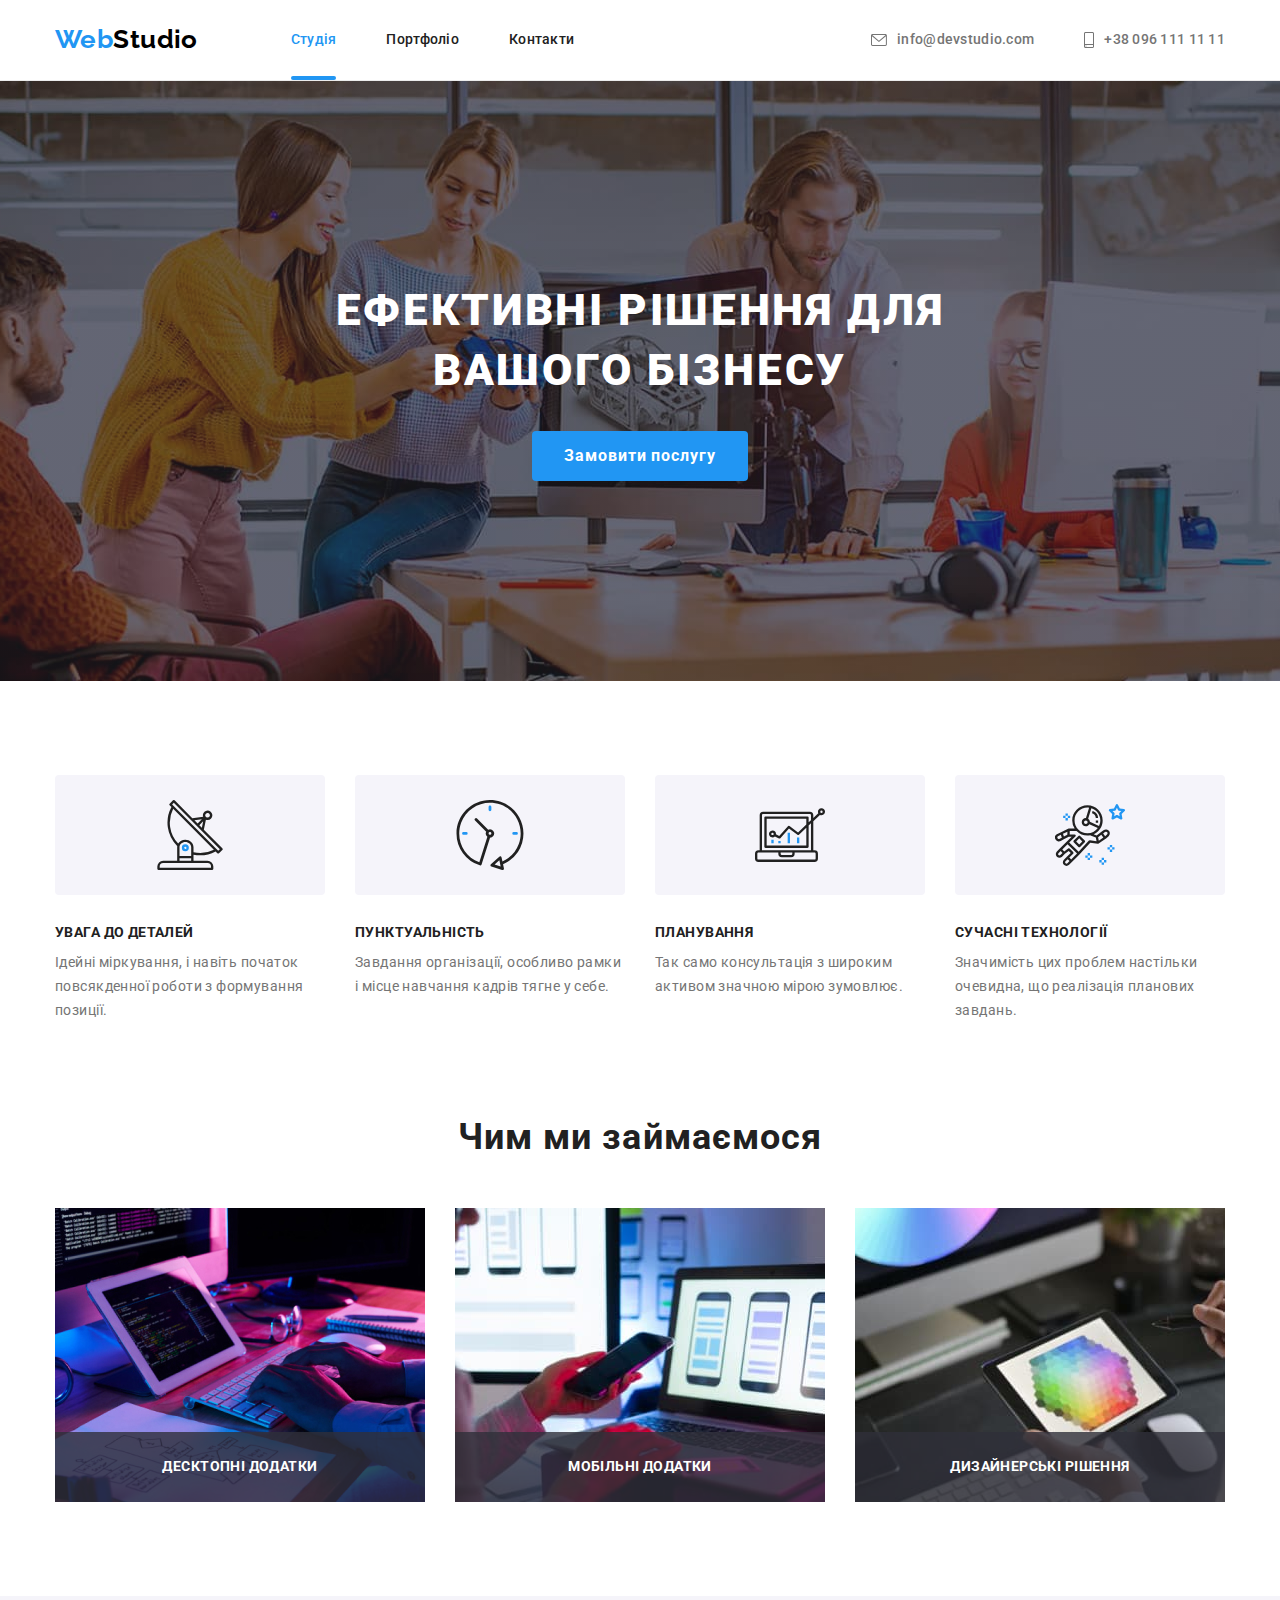
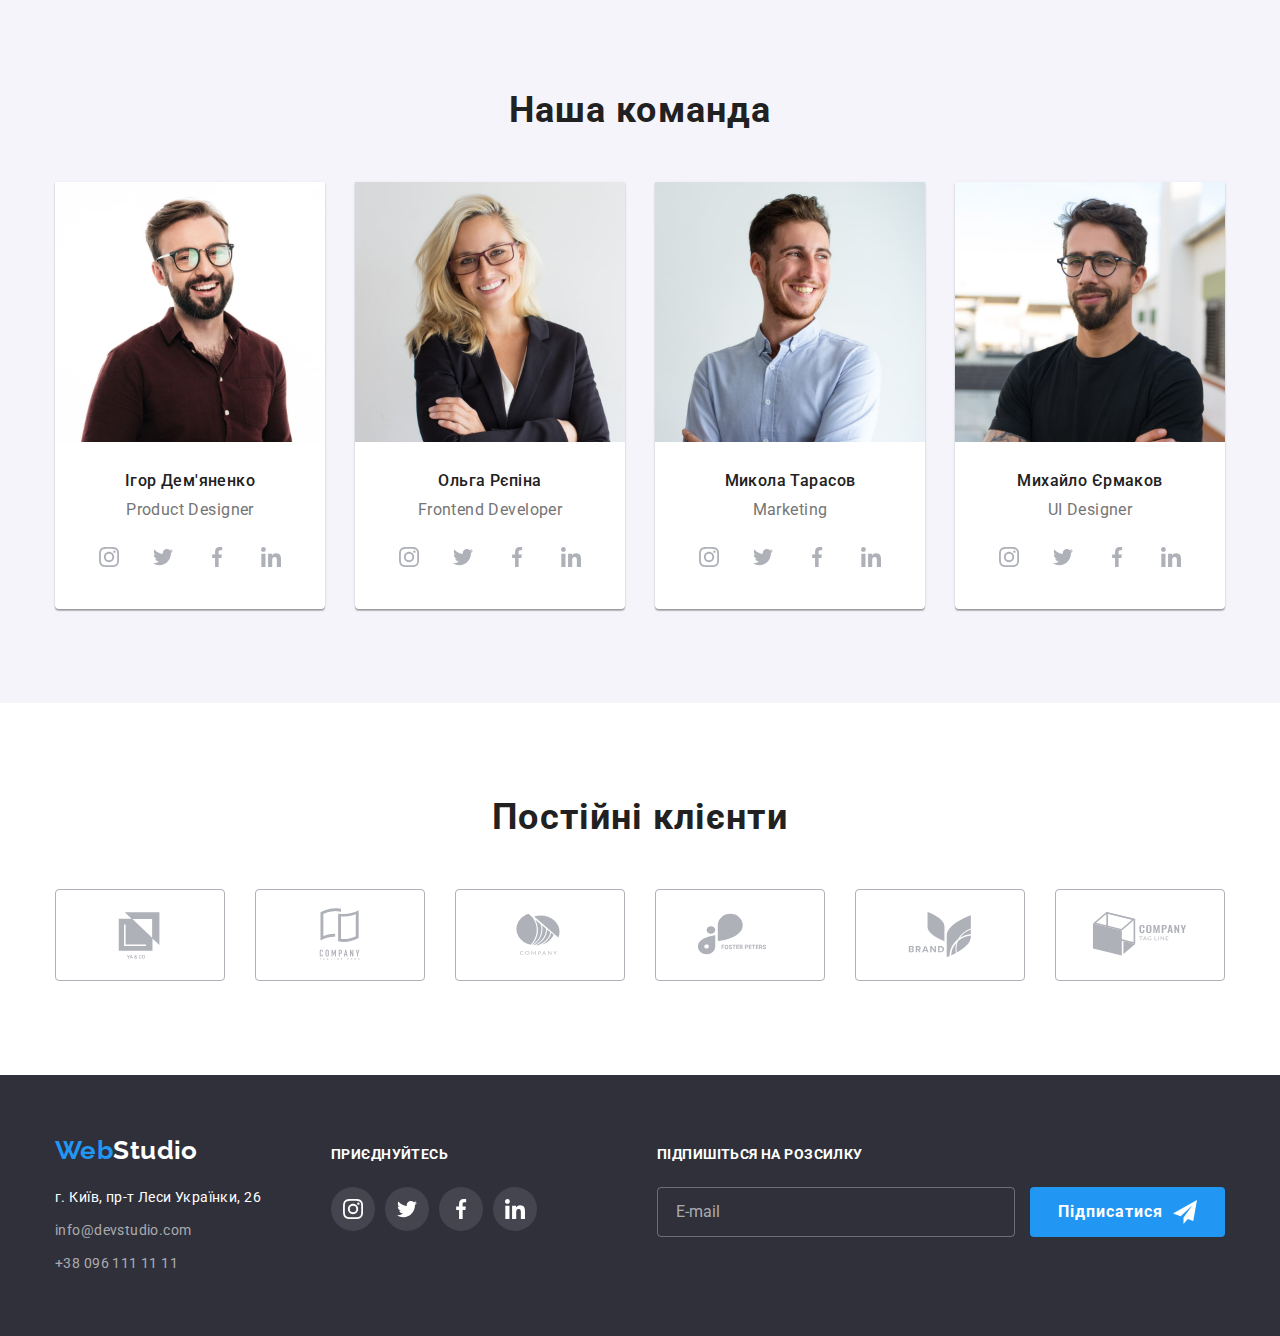
<file: index.html>
<!DOCTYPE html>
<html lang="uk">
  <head>
    <meta charset="UTF-8" />
    <meta http-equiv="X-UA-Compatible" content="IE=edge" />
    <meta name="viewport" content="width=device-width, initial-scale=1.0" />
    <title>Document</title>
    <link
      href="https://fonts.googleapis.com/css2?family=Raleway:wght@700&family=Roboto:wght@400;500;700;900&display=swap"
      rel="stylesheet"
    />
    <link
      rel="stylesheet"
      href="https://cdnjs.cloudflare.com/ajax/libs/modern-normalize/1.1.0/modern-normalize.min.css
"
    />
    <link rel="stylesheet" href="./css/styles.css" />
  </head>
  <body>
    <!-- Верхня лінія -->
    <header class="page-header">
      <!-- Меню nav -->
      <div class="container main-block">
        <nav class="main-nav">
          <a href="./index.html" class="logo"
            ><span class="logo-web">Web</span>Studio</a
          >
          <ul class="site-nav list">
            <li class="item">
              <a href="./index.html" class="link current">Студія</a>
            </li>
            <li class="item">
              <a href="./portfolio.html" class="link">Портфоліо</a>
            </li>
            <li class="item"><a href="#" class="link">Контакти</a></li>
          </ul>
        </nav>
        <ul class="contact-list list">
          <li class="item">
            <a href="mailto:info@devstudio.com" class="contact"
              ><svg class="item-mail" width="16" height="12">
                <use href="./images/icons.svg#icon-envelope"></use>
              </svg>
              info@devstudio.com</a
            >
          </li>
          <li class="item">
            <a href="tel:380961111111" class="contact"
              ><svg class="item-tel" width="10" height="16">
                <use href="./images/icons.svg#icon-smartphone"></use></svg
              >+38 096 111 11 11</a
            >
          </li>
        </ul>
      </div>
    </header>
    <main>
      <!-- Шапка -->
      <section class="hero">
        <div class="container">
          <h1 class="hero-title">
            Ефективні рішення для <br />
            вашого бізнесу
          </h1>
          <button data-modal-open type="button" class="button-primary">
            Замовити послугу
          </button>
        </div>
      </section>
      <!-- Особливості -->
      <section class="section unique">
        <div class="container">
          <h2 class="visually-hidden section-title">Наші переваги</h2>
          <ul class="feature-list list">
            <li class="item">
              <div class="item-features">
                <svg class="item-features-icon" width="70" height="70">
                  <use href="./images/icons.svg#icon-antenna"></use>
                </svg>
              </div>
              <h3 class="title">УВАГА ДО ДЕТАЛЕЙ</h3>
              <p class="description">
                Ідейні міркування, і навіть початок повсякденної роботи з
                формування позиції.
              </p>
            </li>
            <li class="item">
              <div class="item-features">
                <svg class="item-features-icon" width="70" height="70">
                  <use href="./images/icons.svg#icon-clock"></use>
                </svg>
              </div>
              <h3 class="title">ПУНКТУАЛЬНІСТЬ</h3>
              <p class="description">
                Завдання організації, особливо рамки і місце навчання кадрів
                тягне у себе.
              </p>
            </li>
            <li class="item">
              <div class="item-features">
                <svg class="item-features-icon" width="70" height="70">
                  <use href="./images/icons.svg#icon-diagram"></use>
                </svg>
              </div>
              <h3 class="title">ПЛАНУВАННЯ</h3>
              <p class="description">
                Так само консультація з широким активом значною мірою зумовлює.
              </p>
            </li>
            <li class="item">
              <div class="item-features">
                <svg class="item-features-icon" width="70" height="70">
                  <use href="./images/icons.svg#icon-astronaut"></use>
                </svg>
              </div>
              <h3 class="title">СУЧАСНІ ТЕХНОЛОГІЇ</h3>
              <p class="description">
                Значимість цих проблем настільки очевидна, що реалізація
                планових завдань.
              </p>
            </li>
          </ul>
        </div>
      </section>
      <!-- Чим ми займаємося -->
      <section class="section indent">
        <div class="container">
          <h2 class="section-title">Чим ми займаємося</h2>
          <ul class="list work">
            <li class="thumb">
              <img
                class="view"
                src="./images/img-1.jpg"
                alt="Людина працює за комп'ютером"
                width="370"
              />
              <p class="thumb-text">Десктопні додатки</p>
            </li>
            <li class="thumb">
              <img
                class="view"
                src="./images/img-2(1).jpg"
                alt="Людина звіряє інтерфейс у телефоні та варінти інтерфейсу на комп'ютері"
                width="370"
              />
              <p class="thumb-text">Мобільні додатки</p>
            </li>
            <li class="thumb">
              <img
                class="view"
                src="./images/img-3(1).jpg"
                alt="Людина дивиться кольорову гамму"
                width="370"
              />
              <p class="thumb-text">Дизайнерські рішення</p>
            </li>
          </ul>
        </div>
      </section>
      <!-- Наша команда -->
      <section class="section team indent">
        <div class="container">
          <h2 class="section-title workers">Наша команда</h2>
          <ul class="list team">
            <li class="item">
              <img
                class="view"
                src="./images/img1.jpg"
                alt="Чоловік в окулярах сміється"
                width="270"
              />
              <div class="team-unit">
                <h3 class="name">Ігор Дем'яненко</h3>
                <p class="position" lang="en">Product Designer</p>
                <ul class="social-list list">
                  <li class="social">
                    <a class="social-link" href="#"
                      ><svg class="social-icon" width="20" height="20">
                        <use href="./images/icons.svg#icon-instagram"></use>
                      </svg>
                    </a>
                  </li>
                  <li class="social">
                    <a class="social-link" href="#"
                      ><svg class="social-icon" width="20" height="20">
                        <use href="./images/icons.svg#icon-twitter"></use>
                      </svg>
                    </a>
                  </li>
                  <li class="social">
                    <a class="social-link" href="#"
                      ><svg class="social-icon" width="20" height="20">
                        <use href="./images/icons.svg#icon-facebook"></use>
                      </svg>
                    </a>
                  </li>
                  <li class="social">
                    <a class="social-link" href="#"
                      ><svg class="social-icon" width="20" height="20">
                        <use href="./images/icons.svg#icon-linkedin"></use>
                      </svg>
                    </a>
                  </li>
                </ul>
              </div>
            </li>
            <li class="item">
              <img
                class="view"
                src="./images/img2.jpg"
                alt="Білокура жінка посміхається"
                width="270"
              />
              <div class="team-unit">
                <h3 class="name">Ольга Рєпіна</h3>
                <p class="position" lang="en">Frontend Developer</p>
                <ul class="social-list list">
                  <li class="social">
                    <a class="social-link" href="#"
                      ><svg class="social-icon" width="20" height="20">
                        <use href="./images/icons.svg#icon-instagram"></use>
                      </svg>
                    </a>
                  </li>
                  <li class="social">
                    <a class="social-link" href="#"
                      ><svg class="social-icon" width="20" height="20">
                        <use href="./images/icons.svg#icon-twitter"></use>
                      </svg>
                    </a>
                  </li>
                  <li class="social">
                    <a class="social-link" href="#"
                      ><svg class="social-icon" width="20" height="20">
                        <use href="./images/icons.svg#icon-facebook"></use>
                      </svg>
                    </a>
                  </li>
                  <li class="social">
                    <a class="social-link" href="#"
                      ><svg class="social-icon" width="20" height="20">
                        <use href="./images/icons.svg#icon-linkedin"></use>
                      </svg>
                    </a>
                  </li>
                </ul>
              </div>
            </li>
            <li class="item">
              <img
                class="view"
                src="./images/img3.jpg"
                alt="Чубатий чоловік посміхається та дивиться у бік"
                width="270"
              />
              <div class="team-unit">
                <h3 class="name">Микола Тарасов</h3>
                <p class="position" lang="en">Marketing</p>
                <ul class="social-list list">
                  <li class="social">
                    <a class="social-link" href="#"
                      ><svg class="social-icon" width="20" height="20">
                        <use href="./images/icons.svg#icon-instagram"></use>
                      </svg>
                    </a>
                  </li>
                  <li class="social">
                    <a class="social-link" href="#"
                      ><svg class="social-icon" width="20" height="20">
                        <use href="./images/icons.svg#icon-twitter"></use>
                      </svg>
                    </a>
                  </li>
                  <li class="social">
                    <a class="social-link" href="#"
                      ><svg class="social-icon" width="20" height="20">
                        <use href="./images/icons.svg#icon-facebook"></use>
                      </svg>
                    </a>
                  </li>
                  <li class="social">
                    <a class="social-link" href="#"
                      ><svg class="social-icon" width="20" height="20">
                        <use href="./images/icons.svg#icon-linkedin"></use>
                      </svg>
                    </a>
                  </li>
                </ul>
              </div>
            </li>
            <li class="item">
              <img
                class="view"
                src="./images/img4.jpg"
                alt="Бородатий чоловік в окулярах посміхається"
                width="270"
              />
              <div class="team-unit">
                <h3 class="name">Михайло Єрмаков</h3>
                <p class="position" lang="en">UI Designer</p>
                <ul class="social-list list">
                  <li class="social">
                    <a class="social-link" href="#"
                      ><svg class="social-icon" width="20" height="20">
                        <use href="./images/icons.svg#icon-instagram"></use>
                      </svg>
                    </a>
                  </li>
                  <li class="social">
                    <a class="social-link" href="#"
                      ><svg class="social-icon" width="20" height="20">
                        <use href="./images/icons.svg#icon-twitter"></use>
                      </svg>
                    </a>
                  </li>
                  <li class="social">
                    <a class="social-link" href="#"
                      ><svg class="social-icon" width="20" height="20">
                        <use href="./images/icons.svg#icon-facebook"></use>
                      </svg>
                    </a>
                  </li>
                  <li class="social">
                    <a class="social-link" href="#"
                      ><svg class="social-icon" width="20" height="20">
                        <use href="./images/icons.svg#icon-linkedin"></use>
                      </svg>
                    </a>
                  </li>
                </ul>
              </div>
            </li>
          </ul>
        </div>
      </section>
    </main>
    <!-- Const Clients -->
    <section class="section">
      <div class="container">
        <h2 class="section-title clients">Постійні клієнти</h2>
        <ul class="client-list list">
          <li class="client-item">
            <a href="" class="client-link"
              ><svg class="client-icon" width="106" height="60">
                <use href="./images/icons.svg#icon-logo-fist"></use>
              </svg>
            </a>
          </li>
          <li class="client-item">
            <a href="" class="client-link"
              ><svg class="client-icon" width="106" height="60">
                <use href="./images/icons.svg#icon-logo-second"></use></svg
            ></a>
          </li>
          <li class="client-item">
            <a href="" class="client-link"
              ><svg class="client-icon" width="106" height="60">
                <use href="./images/icons.svg#icon-logo-third"></use></svg
            ></a>
          </li>
          <li class="client-item">
            <a href="" class="client-link"
              ><svg class="client-icon" width="106" height="60">
                <use href="./images/icons.svg#icon-logo-forth"></use></svg
            ></a>
          </li>
          <li class="client-item">
            <a href="" class="client-link"
              ><svg class="client-icon" width="106" height="60">
                <use href="./images/icons.svg#icon-logo-fifth"></use></svg
            ></a>
          </li>
          <li class="client-item">
            <a href="" class="client-link"
              ><svg class="client-icon" width="106" height="60">
                <use href="./images/icons.svg#icon-logo-sixth"></use></svg
            ></a>
          </li>
        </ul>
      </div>
    </section>
    <!-- Підвал -->
    <footer class="bottom">
      <div class="container">
        <div>
          <a href="./index.html" class="logo-bottom"
            ><span class="logo-web">Web</span>Studio</a
          >
          <address class="footer-address">
            <ul class="list">
              <li>
                <a
                  href="https://goo.gl/maps/CPtrU1FHBa2aNyZL9"
                  target="_blank"
                  rel="noopener noreferrer nofollow"
                  class="location"
                  >г. Київ, пр-т Леси Українки, 26</a
                >
              </li>
              <li>
                <a href="mailto:info@devstudio.com" class="communication"
                  >info@devstudio.com</a
                >
              </li>
              <li>
                <a href="tel:380961111111" class="communication"
                  >+38 096 111 11 11</a
                >
              </li>
            </ul>
          </address>
        </div>
        <div class="social-footer">
          <h2 class="social-footer-name">Приєднуйтесь</h2>
          <ul class="social-footer-list list">
            <li class="social">
              <a class="social-footer-link" href="#"
                ><svg class="social-footer-icon" width="20" height="20">
                  <use href="./images/icons.svg#icon-instagram"></use>
                </svg>
              </a>
            </li>
            <li class="social">
              <a class="social-footer-link" href="#"
                ><svg class="social-footer-icon" width="20" height="20">
                  <use href="./images/icons.svg#icon-twitter"></use>
                </svg>
              </a>
            </li>
            <li class="social">
              <a class="social-footer-link" href="#"
                ><svg class="social-footer-icon" width="20" height="20">
                  <use href="./images/icons.svg#icon-facebook"></use>
                </svg>
              </a>
            </li>
            <li class="social">
              <a class="social-footer-link" href="#"
                ><svg class="social-footer-icon" width="20" height="20">
                  <use href="./images/icons.svg#icon-linkedin"></use>
                </svg>
              </a>
            </li>
          </ul>
        </div>
        <div class="connect">
          <h2 class="connect-title">Підпишіться на розсилку</h2>
          <form class="connect-form">
            <label for="connect-email"></label>
            <input
              type="email"
              class="footer-input"
              name="user-email"
              placeholder="E-mail"
              id="connect-email"
              required
            />
            <button type="submit" class="connect-button">
              Підписатися
              <svg class="icon-button" width="24" height="24">
                <use href="./images/icons.svg#icon-icon-send"></use>
              </svg>
            </button>
          </form>
        </div>
      </div>
    </footer>
    <div class="backdrop is-hidden" data-modal>
      <div class="modal">
        <button class="modal-close" data-modal-close>
          <svg class="close-button" width="18" height="18">
            <use href="./images/icons.svg#close-button"></use>
          </svg>
        </button>
        <p class="modal-title">Залиште свої дані, ми вам передзвонимо</p>
        <form class="modal-form">
          <ul class="modal-list list">
            <li class="modal-item">
              <label for="user-name" class="modal-label">Ім'я</label>
              <input
                type="text"
                class="modal-input"
                name="user-name"
                minlength="2"
                id="user-name"
                required
              />
              <svg class="icon-modal" width="18" height="18">
                <use href="./images/icons.svg#icon-person"></use>
              </svg>
            </li>
            <li class="modal-item">
              <label for="tel" class="modal-label">Телефон</label>
              <input
                type="tel"
                class="modal-input"
                name="user-tel"
                id="tel"
                required
              />
              <svg class="icon-modal" width="18" height="18">
                <use href="./images/icons.svg#icon-phone-black"></use>
              </svg>
            </li>
            <li class="modal-item">
              <label for="user-email" class="modal-label">Пошта</label>
              <input
                type="email"
                class="modal-input"
                name="user-email"
                id="user-email"
                required
              />
              <svg class="icon-modal" width="18" height="18">
                <use href="./images/icons.svg#icon-email"></use>
              </svg>
            </li>
            <li class="modal-item">
              <label for="user-comment" class="text">Коментар</label>
              <textarea
                name="user-comment"
                class="modal-comment"
                id="user-comment"
                cols="30"
                rows="10"
                placeholder="Введіть текст"
                required
              ></textarea>
            </li>
          </ul>
          <div class="privacy">
            <input
              type="checkbox"
              name="privacy"
              class="input-check visually-hidden"
              value="true"
              id="privacy"
            />
            <label for="privacy" class="privacy-text"
              >Погоджуюся з розсилкою та приймаю
              <a class="privacy-rules" href=""> Умови договору</a></label
            >
          </div>
          <button class="modal-button" type="submit">Відправити</button>
        </form>
      </div>
    </div>
    <script src="./js/modal.js"></script>
  </body>
</html>
</file>
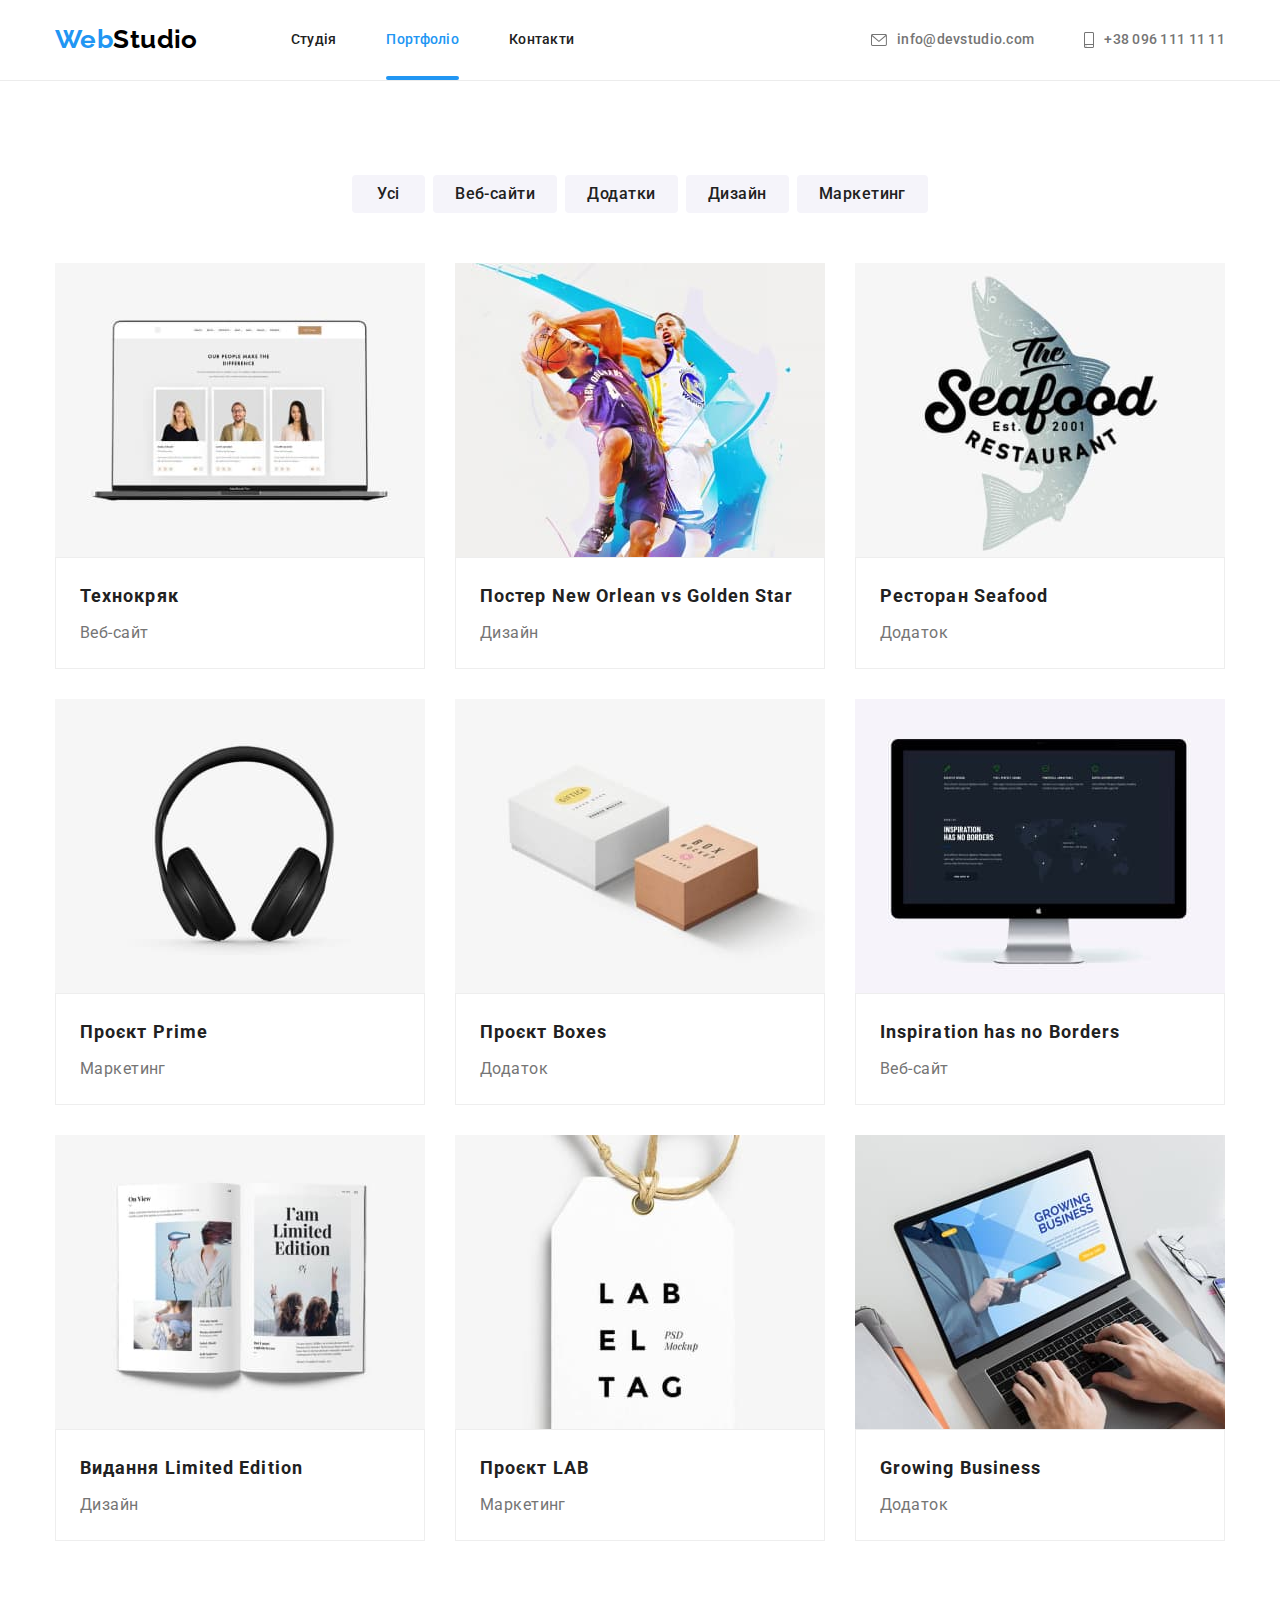
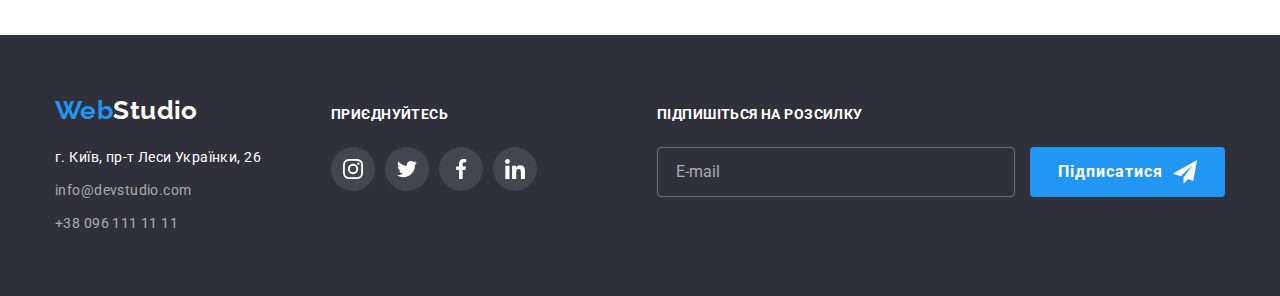
<file: portfolio.html>
<!DOCTYPE html>
<html lang="uk">
  <head>
    <meta charset="UTF-8" />
    <meta http-equiv="X-UA-Compatible" content="IE=edge" />
    <meta name="viewport" content="width=device-width, initial-scale=1.0" />
    <title>Document</title>
    <link
      href="https://fonts.googleapis.com/css2?family=Raleway:wght@700&family=Roboto:wght@400;500;700;900&display=swap"
      rel="stylesheet"
    />
    <link
      rel="stylesheet"
      href="https://cdnjs.cloudflare.com/ajax/libs/modern-normalize/1.1.0/modern-normalize.min.css
"
    />
    <link rel="stylesheet" href="./css/styles.css" />
  </head>
  <body>
    <!-- Верхня лінія -->
    <header class="page-header">
      <!-- Меню nav -->
      <div class="container main-block">
        <nav class="main-nav">
          <a href="./index.html" class="logo"
            ><span class="logo-web">Web</span>Studio</a
          >
          <ul class="site-nav list">
            <li class="item"><a href="./index.html" class="link">Студія</a></li>
            <li class="item">
              <a href="./portfolio.html" class="link current">Портфоліо</a>
            </li>
            <li class="item"><a href="#" class="link">Контакти</a></li>
          </ul>
        </nav>
        <ul class="contact-list list">
          <li class="item">
            <a href="mailto:info@devstudio.com" class="contact"
              ><svg class="item-mail" width="16" height="12">
                <use href="./images/icons.svg#icon-envelope"></use>
              </svg>
              info@devstudio.com</a
            >
          </li>
          <li class="item">
            <a href="tel:380961111111" class="contact"
              ><svg class="item-tel" width="10" height="16">
                <use href="./images/icons.svg#icon-smartphone"></use></svg
              >+38 096 111 11 11</a
            >
          </li>
        </ul>
      </div>
    </header>
    <main>
      <section class="section">
        <div class="container portfolio">
          <h1 class="visually-hidden">Services</h1>
          <ul class="list portfolio">
            <li class="item">
              <button type="button" class="button-secondary different">
                Усі
              </button>
            </li>
            <li class="item">
              <button type="button" class="button-secondary">Веб-сайти</button>
            </li>
            <li class="item">
              <button type="button" class="button-secondary">Додатки</button>
            </li>
            <li class="item">
              <button type="button" class="button-secondary">Дизайн</button>
            </li>
            <li class="item">
              <button type="button" class="button-secondary">Маркетинг</button>
            </li>
          </ul>
          <ul class="list model">
            <li class="item">
              <a href="" class="product-link">
                <div class="card-product">
                  <img
                    class="view"
                    src="./images/img2-1.jpg"
                    alt="Веб-сайт з трема людьми на екрані"
                    width="370"
                  />
                  <p class="card-product-text">
                    Ресурс пропонує комплексні пропозиції з різним рівнем
                    функціоналу та сервісів. Все це дозволить відвідувачу
                    отримати вичерпні відомості про компанію чи приватну особу.
                  </p>
                </div>
                <div class="border">
                  <h2 class="product">Технокряк</h2>
                  <p class="product-type">Веб-сайт</p>
                </div>
              </a>
            </li>

            <li class="item">
              <a href="" class="product-link">
                <div class="card-product">
                  <img
                    class="view"
                    src="./images/img2-2.jpg"
                    alt="Постер з двома баскетболістами"
                    width="370"
                  />
                  <p class="card-product-text">
                    Ресурс пропонує комплексні пропозиції з різним рівнем
                    функціоналу та сервісів. Все це дозволить відвідувачу
                    отримати вичерпні відомості про компанію чи приватну особу.
                  </p>
                </div>

                <div class="border">
                  <h2 class="product">Постер New Orlean vs Golden Star</h2>
                  <p class="product-type">Дизайн</p>
                </div>
              </a>
            </li>
            <li class="item">
              <a href="" class="product-link">
                <div class="card-product">
                  <img
                    class="view"
                    src="./images/img2-3.jpg"
                    alt="Постер додатку з рибой для рибного ресторану"
                    width="370"
                  />
                  <p class="card-product-text">
                    Ресурс пропонує комплексні пропозиції з різним рівнем
                    функціоналу та сервісів. Все це дозволить відвідувачу
                    отримати вичерпні відомості про компанію чи приватну особу.
                  </p>
                </div>
                <div class="border">
                  <h2 class="product">Ресторан Seafood</h2>
                  <p class="product-type">Додаток</p>
                </div>
              </a>
            </li>
            <li class="item">
              <a href="" class="product-link">
                <div class="card-product">
                  <img
                    class="view"
                    src="./images/img2-4.jpg"
                    alt="Чорні навушники"
                    width="370"
                  />
                  <p class="card-product-text">
                    Ресурс пропонує комплексні пропозиції з різним рівнем
                    функціоналу та сервісів. Все це дозволить відвідувачу
                    отримати вичерпні відомості про компанію чи приватну особу.
                  </p>
                </div>
                <div class="border">
                  <h2 class="product">Проєкт Prime</h2>
                  <p class="product-type">Маркетинг</p>
                </div>
              </a>
            </li>
            <li class="item">
              <a href="" class="product-link">
                <div class="card-product">
                  <img
                    class="view"
                    src="./images/img2-5.jpg"
                    alt="Дві коробочки"
                    width="370"
                  />
                  <p class="card-product-text">
                    Ресурс пропонує комплексні пропозиції з різним рівнем
                    функціоналу та сервісів. Все це дозволить відвідувачу
                    отримати вичерпні відомості про компанію чи приватну особу.
                  </p>
                </div>
                <div class="border">
                  <h2 class="product">Проєкт Boxes</h2>
                  <p class="product-type">Додаток</p>
                </div>
              </a>
            </li>
            <li class="item">
              <a href="" class="product-link">
                <div class="card-product">
                  <img
                    class="view"
                    src="./images/img2-6.jpg"
                    alt="Веб-сайт з картою світу"
                    width="370"
                  />
                  <p class="card-product-text">
                    Ресурс пропонує комплексні пропозиції з різним рівнем
                    функціоналу та сервісів. Все це дозволить відвідувачу
                    отримати вичерпні відомості про компанію чи приватну особу.
                  </p>
                </div>
                <div class="border">
                  <h2 class="product">Inspiration has no Borders</h2>
                  <p class="product-type">Веб-сайт</p>
                </div>
              </a>
            </li>
            <li class="item">
              <a href="" class="product-link">
                <div class="card-product">
                  <img
                    class="view"
                    src="./images/img2-7.jpg"
                    alt="Журнал з фотокартками жінок"
                    width="370"
                  />
                  <p class="card-product-text">
                    Ресурс пропонує комплексні пропозиції з різним рівнем
                    функціоналу та сервісів. Все це дозволить відвідувачу
                    отримати вичерпні відомості про компанію чи приватну особу.
                  </p>
                </div>
                <div class="border">
                  <h2 class="product">Видання Limited Edition</h2>
                  <p class="product-type">Дизайн</p>
                </div>
              </a>
            </li>
            <li class="item">
              <a href="" class="product-link">
                <div class="card-product">
                  <img
                    class="view"
                    src="./images/img2-8.jpg"
                    alt="Бірка для магазину"
                    width="370"
                  />
                  <p class="card-product-text">
                    Ресурс пропонує комплексні пропозиції з різним рівнем
                    функціоналу та сервісів. Все це дозволить відвідувачу
                    отримати вичерпні відомості про компанію чи приватну особу.
                  </p>
                </div>

                <div class="border">
                  <h2 class="product">Проєкт LAB</h2>
                  <p class="product-type">Маркетинг</p>
                </div>
              </a>
            </li>
            <li class="item">
              <a href="" class="product-link">
                <div class="card-product">
                  <img
                    class="view"
                    src="./images/img2-9.jpg"
                    alt="Чоловічі руки натискають на клавіші ноутбуку"
                    width="370"
                  />
                  <p class="card-product-text">
                    Ресурс пропонує комплексні пропозиції з різним рівнем
                    функціоналу та сервісів. Все це дозволить відвідувачу
                    отримати вичерпні відомості про компанію чи приватну особу.
                  </p>
                </div>
                <div class="border">
                  <h2 class="product">Growing Business</h2>
                  <p class="product-type">Додаток</p>
                </div>
              </a>
            </li>
          </ul>
        </div>
      </section>
    </main>
    <!-- Підвал -->
    <footer class="bottom">
      <div class="container">
        <div>
          <a href="./index.html" class="logo-bottom"
            ><span class="logo-web">Web</span>Studio</a
          >
          <address class="footer-address">
            <ul class="list">
              <li>
                <a
                  href="https://goo.gl/maps/CPtrU1FHBa2aNyZL9"
                  target="_blank"
                  rel="noopener noreferrer nofollow"
                  class="location"
                  >г. Київ, пр-т Леси Українки, 26</a
                >
              </li>
              <li>
                <a href="mailto:info@devstudio.com" class="communication"
                  >info@devstudio.com</a
                >
              </li>
              <li>
                <a href="tel:380961111111" class="communication"
                  >+38 096 111 11 11</a
                >
              </li>
            </ul>
          </address>
        </div>
        <div class="social-footer">
          <h2 class="social-footer-name">Приєднуйтесь</h2>
          <ul class="social-footer-list list">
            <li class="social">
              <a class="social-footer-link" href="#"
                ><svg class="social-footer-icon" width="20" height="20">
                  <use href="./images/icons.svg#icon-instagram"></use>
                </svg>
              </a>
            </li>
            <li class="social">
              <a class="social-footer-link" href="#"
                ><svg class="social-footer-icon" width="20" height="20">
                  <use href="./images/icons.svg#icon-twitter"></use>
                </svg>
              </a>
            </li>
            <li class="social">
              <a class="social-footer-link" href="#"
                ><svg class="social-footer-icon" width="20" height="20">
                  <use href="./images/icons.svg#icon-facebook"></use>
                </svg>
              </a>
            </li>
            <li class="social">
              <a class="social-footer-link" href="#"
                ><svg class="social-footer-icon" width="20" height="20">
                  <use href="./images/icons.svg#icon-linkedin"></use>
                </svg>
              </a>
            </li>
          </ul>
        </div>
        <div class="connect">
          <h2 class="connect-title">Підпишіться на розсилку</h2>
          <span class="connect-form">
            <label for="connect-email"></label>
            <input
              type="email"
              class="footer-input"
              name="user-email"
              placeholder="E-mail"
              id="connect-email"
              required
            />
            <button type="submit" class="connect-button">
              Підписатися
              <svg class="icon-button" width="24" height="24">
                <use href="./images/icons.svg#icon-icon-send"></use>
              </svg>
            </button>
          </span>
        </div>
      </div>
    </footer>
  </body>
</html>
</file>
<file: css/styles.css>
:root {
    --primary-text-color: #212121;
    --title-text-color: #757575;
    --accent-color: #2196f3;
    --contrast-color: #ffffff;
    --grey-bg-color: #2F303A;

}

body {
    color: var(--title-text-color);
    font-family: Roboto, sans-serif;
    font-size: 14px;
    line-height: 1.71;
    letter-spacing: 0.03em;
}

.section {
    padding-top: 94px;
    padding-bottom: 94px;
}

.page-header {
    border-bottom-width: 1px;
    border-bottom-color: #ececec;
    border-bottom-style: solid;
    max-width: 1600px;
    background-position: center;
    margin: auto;
}

 .container {
     width: 1200px;
     padding-right: 15px;
     padding-left: 15px;
     margin-left: auto;
     margin-right: auto;
     align-items: center;
 }

.main-block {
    display: flex;
    align-items: center;
}

.logo {
    color: #000000;
    text-decoration: none;
    font-family: Raleway, cursive;
    font-weight: 700;
    font-size: 26px;
    line-height: 1.2;
 }

.logo-web {
    color: var(--accent-color);
    text-decoration: none;
    font-family: Raleway, cursive;
    font-weight: 700;
    font-size: 26px;
    line-height: 1.2;
}

 .list {
    list-style: none;
    margin-top: 0;
    margin-bottom: 0;
    padding-left: 0;
 }

 /*  Site nav */

.site-nav {
    padding-left: 0;
}

.site-nav.list {
    margin-left: 93px;
}

.site-nav .link {
    color: var(--primary-text-color);
    text-decoration: none;
    font-weight: 500;
    line-height: 1.14;
    letter-spacing: 0.02em;
    padding: 32px 0;
    display: block;

    transition-property: color;
    transition-duration: 250ms;
    transition-timing-function: cubic-bezier(0.4, 0, 0.2, 1);
 }

.site-nav {
    display: flex;    
 }

.site-nav .item {
    margin-right: 50px;
    display: flex;

 }

.site-nav .item:last-child {
    margin-right: 0;
 }

.current {
    position: relative;
}

.current::after {
    content: '';
    position: absolute;
    bottom: 0;

    height: 4px;
    width: 100%;
    background-color: var(--accent-color);
    border-radius: 2px;
} 

 .site-nav .link:hover, 
 .site-nav .link:focus {
     color: var(--accent-color);
 }

 .site-nav .link.current {
     color: var(--accent-color);
     display: flex;
 }

.main-nav {
    display: flex;
    align-items: center;
}

.contact-list {
    display: flex;
    margin-left: auto;
    gap: 50px;
}

.contact {
    color: var(--title-text-color);
    text-decoration: none;
    font-weight: 500;
    font-size: 14px;
    line-height: 1.14;
    letter-spacing: 0.02em;
    padding-top: 32px;
    padding-bottom: 32px;
    display: flex;

    transition-property: color;
    transition-duration: 250ms;
    transition-timing-function: cubic-bezier(0.4, 0, 0.2, 1);
}


.item-mail,
.item-tel {
    fill: currentColor;
    margin-right: 10px;
    align-self: center;
}

.contact.list .item + .item {
    margin-left: 50px;
}

.contact:hover,
.contact:focus {
    color: var(--accent-color);
}

/* Hero */

.hero {
    max-width: 1600px;
    background-color: #C4C4C4;
    text-align: center;
    padding: 200px 0;
    background-image: linear-gradient(to top left, rgba(47, 48, 58, 0.4), rgba(47, 48, 58, 0.4)), url(../images/img-fon.jpg);
    background-repeat: no-repeat;
    background-position: center;
    margin: auto;
}

 .hero-title {
    margin-top: 0;
    margin-bottom: 30px;
    color: var(--contrast-color);
    font-weight: 900;
    font-size: 44px;
    line-height: 1.36;
    letter-spacing: 0.06em;
    text-transform: uppercase;
}

 /* Section */

 .section-title {
    color: var(--primary-text-color);
    font-weight: 700;
    font-size: 36px;
    line-height: 1.16;
    text-align: center;
    letter-spacing: 0.03em;
    list-style: none;
    margin-top: 0;
    margin-bottom: 50px;
 }

 /* Features */

 .feature-list.list{
    display: flex;
 }

 .feature-list.list .item + .item {
     margin-left: 30px;
 }

 .feature-list .title {
    color: var(--primary-text-color);
    font-weight: 700;
    font-size: 14px;
    line-height: 1.14;
    letter-spacing: 0.03em;
    text-transform: uppercase;
    margin-top: 0;
    margin-bottom: 0;
}

.title {
    margin-bottom: 10px;
}

 .feature-list {
    list-style: none;
 }

.description {
    font-size: 14px;
    line-height: 1.71;
    margin-top: 10px;
    margin-bottom: 0;
    max-width: 270px;
}

.unique {
    padding-bottom: 0;
}

.item-features {
    min-width: 270px;
    height: 120px;
    background-color: #F5F4FA;
    border-radius: 4px;
    margin-bottom: 30px;
    display: flex;
    align-content: center;
    justify-content: center;
    align-items: center;
}

.item-features:hover,
.item-features:focus {
    cursor: pointer;
}

.item-features-icon {
    fill: currentColor;
}

/* ---------------------What we do--------------------- */

.list.work {
    display: flex;
    gap: 30px;
}

.list.work .item +.item {
    margin-left: 30px;
}

/* ---------------------Team ---------------------*/

.name {
    color: var(--primary-text-color);
    font-weight: 500;
    font-size: 16px;
    line-height: 1.17;
    margin-bottom: 10px;
    margin-top: 0;
    text-align: center;
}

.position {
    font-size: 16px;
    line-height: 1.17;
    margin-top: 0;
    margin-bottom: 16px;
    text-align: center;
}   

.workers {
    margin-top: 0;
    margin-bottom: 50px;
}

.team-unit {
    padding: 30px 0;
}

.team {
    background-color: #F5F4FA;
}

.team .item {
    border-radius: 0px 0px 4px 4px;
    background-color: var(--contrast-color);
    box-shadow: 0px 1px 3px rgba(0, 0, 0, 0.12), 0px 1px 1px rgba(0, 0, 0, 0.14), 0px 2px 1px rgba(0, 0, 0, 0.2);
}

.view {
    display: block;
}

.list.team {
    display: flex;
}

.list.team .item + .item {
    margin-left: 30px;
}

.position-icon {
    fill: #AFB1B8;
}

.social-list {
    display: flex;
    gap: 10px;
    justify-content: center;
    list-style: none;
}

.social-link {
    display: inline-flex   ;
    width: 44px;
    height: 44px;
    border-radius: 50%;
    align-items: center;
    justify-content: center;
    background-color: var(--contrast-color);
    color: #AFB1B8;

    transition-property: background-color, color;
    transition-duration: 250ms;
    transition-timing-function: cubic-bezier(0.4, 0, 0.2, 1);
}

.social-link:hover,
.social-link:focus {
    background-color: var(--accent-color);
    color: var(--contrast-color);
}

.social-icon {
    fill: currentColor;
}

/* ---------------------Button ---------------------*/

.button {
    display: inline-block;
    color: var(--primary-text-color);
    background-color: var(--contrast-color);
    font-family: Roboto, sans-serif;
    text-align: center;
    cursor: pointer;
    border-style: none;
    box-sizing: border-box;
}

.button-primary {
    border-radius: 4px;
    color: var(--contrast-color);
    background-color: var(--accent-color);
    min-width: 216px;
    font-weight: 700;
    font-size: 16px;
    line-height: 1.88;
    letter-spacing: 0.06em;
    border: transparent;
    padding: 10px 32px;

    transition-property: background-color;
    transition-duration: 250ms;
    transition-timing-function: cubic-bezier(0.4, 0, 0.2, 1);
}

.button-primary:hover,
.button-primary:focus {
    color: var(--contrast-color);
    background: #188CE8;
    cursor: pointer;
} 

.button-secondary {
    color: var(--primary-text-color);
    background-color: var(--contrast-color);
    min-width: 73px;
    font-weight: 500;
    font-size: 16px;
    line-height: 1.62;  
    border-radius: 4px;
    padding: 6px 22px;
    border: transparent;
    letter-spacing: 0.03em;
    background: #F5F4FA;
    cursor: pointer;

    transition-property: color, background-color, box-shadow;
    transition-duration: 250ms;
    transition-timing-function: cubic-bezier(0.4, 0, 0.2, 1);
}   

.button-secondary.different {
    padding: 6px 25px;
}

.button-secondary:hover,
.button-secondary:focus {
    color: var(--contrast-color);
    background-color: var(--accent-color);
    box-shadow: 0px 2px 2px 0px rgba(0, 0, 0, 0.12),
    0px 1px 2px 0px rgba(0, 0, 0, 0.08),
    0px 3px 1px 0px rgba(0, 0, 0, 0.1);
}

/* ---------------------Постійні клієнти ---------------------*/

.section-title.clients {
    margin-bottom: 50px;
}

.client-list {
    display: flex;
    gap: 30px;
}

.client-link {
    display: inline-flex;
    width: 170px;
    height: 92px;
    border-radius: 4px;
    border: 1px solid #AFB1B8;
    align-items: center;
    justify-content: center;
    background-color: transparent;
    color: #AFB1B8;

    transition-property: color, border;
    transition-duration: 250ms;
    transition-timing-function: cubic-bezier(0.4, 0, 0.2, 1);
}

.client-icon {
    fill: currentColor;
}

.client-link:hover,
.client-link:focus {
    color: var(--accent-color);
    border: 1px solid var(--accent-color);
}

/*--------------------- Підвал--------------------- */

.bottom {
    padding: 60px 0;
    background-color: var(--grey-bg-color);
    background-position: center;
    margin: auto;
}

.logo-bottom {
    color: var(--contrast-color);
    display: inline-block;
    text-decoration: none;
    font-family: Raleway, cursive;
    font-weight: 700;
    font-size: 26px;
    line-height: 1.19;
    margin-bottom: 20px;
}

.location {
    color: var(--contrast-color);
    font-size: 14px;
    line-height: 1.71;
    text-decoration: none;
    font-style: normal;
    margin-top: 20px;
    margin-bottom: 9px;
}  

.footer-address {
    font-style: normal;
    display: flex;
}

.footer-address li:not(:last-child) {
    margin-bottom: 9px;
}

.communication {
    color: rgba(255, 255, 255, 0.6);
    text-decoration: none;
    font-size: 14px;
    line-height: 1.71;
    letter-spacing: 0.03em;

    transition-property: color;
    transition-duration: 250ms;
    transition-timing-function: cubic-bezier(0.4, 0, 0.2, 1);
}

.communication:hover,
.communication:focus {
    color: var(--accent-color);
}

.bottom .container {
    display: flex;
    gap: 70px;
    align-items: baseline;
}

.social-footer-list {
    display: flex;
    gap: 10px;
}

.social-footer-name {
    text-transform: uppercase;
    color: var(--contrast-color);
    margin-bottom: 20px;
    margin-top: 0;
    font-size: 14px;
}

.social-footer-link {
    display: inline-flex;
    width: 44px;
    height: 44px;
    border-radius: 50%;
    align-items: center;
    justify-content: center;
    background-color: rgba(255, 255, 255, 0.1);
    color: #AFB1B8;
    padding: 0;

    transition-property: background-color, color;
    transition-duration: 250ms;
    transition-timing-function: cubic-bezier(0.4, 0, 0.2, 1);
}

.social-footer-link:hover,
.social-footer-link:focus {
    background-color: var(--accent-color);
    color: var(--contrast-color);
}

.social-footer-icon {
    fill: var(--contrast-color);
}

/* ---------------------Second page - Main ---------------------*/

.list.portfolio {
    display: flex;
    justify-content: center;
    margin-bottom: 50px;
}

.list.portfolio .item:not(:first-child) {
    margin-left: 8px;
}

.type-button {
    margin-bottom: 34px;
    margin-top: 0;
}

.portfolio > .border {
    border: 1px solid #EEEEEE;
    width: 370px;
}

.list.model {
    display: flex;
    flex-wrap: wrap;
    }

.list.model .item {
    margin-right: 30px;
    margin-bottom: 30px;
    display: block;
    line-height: 0;
    }

.product-link:hover,
.product-link:focus {
    box-shadow: 1px 4px 6px 0px rgba(0, 0, 0, 0.16),
    0px 4px 4px 0px rgba(0, 0, 0, 0.06),
    0px 1px 1px 0px rgba(0, 0, 0, 0.12);
}

.list.model .item:nth-child(3n) {
    margin-right: 0px;
} 

 .list.model .item:nth-last-child(-n + 3) {
    margin-bottom: 0;
 }

/* ---------------------Позиціонування та перехід блоку Чим ми займаємося */

.thumb {
    position: relative;
    overflow: hidden;
}

.thumb-text {
    position: absolute;
    width: 100%;
    height: 70px;
    bottom: 0;
    margin: 0;
    background-color: rgba(47, 48, 58, 0.8);
    color: var(--contrast-color);
    text-transform: uppercase;
    line-height: 1.14;
    padding-top: 27px;
    padding-bottom: 27px;
    text-align: center;
    font-weight: 700;
    transition-property: transform;
}

.list.model .border {
    border: 1px solid #EEEEEE;
}

.product {
    color: #212121;
    font-weight: 700;
    font-size: 18px;
    line-height: 2;
    letter-spacing: 0.06em;
    margin-top: 20px;
    padding-left: 24px;
    margin-bottom: 0;
}

.product-link {
    text-decoration: none;
    color: inherit;
    display: block;
    transition: box-shadow 250ms;
}

.product-type {
    font-size: 16px;
    line-height: 1.87;
    margin-top: 4px;
    padding-left: 24px;
    padding-bottom: 20px;
    margin-bottom: 0;
}

.visually-hidden {
    position: absolute;
    width: 1px;
    height: 1px;
    margin: -1px;
    border: 0;
    padding: 0;

    white-space: nowrap;
    clip-path: inset(100%);
    clip: rect(0 0 0 0);
    overflow: hidden;
}

/* ---------------------Позиціонування та перехід блоку Портфоліо*/

.card-product {
    position: relative;
    overflow: hidden;
}

.card-product-text {
    position: absolute;
    width: 100%;
    height: 100%;
    bottom: 0;
    margin: 0; 
    right: 0;
    background-color: rgba(33, 150, 243, 0.9);
    color: var(--contrast-color);
    font-size: 18px;
    line-height: 1.6;
    align-items: center;
    padding: 0 24px;
    display: flex;

    transition: transform 250ms cubic-bezier(0.4, 0, 0.2, 1);
    transform: translateY(101%);
} 

.list.model .product-link:hover .card-product-text,
.list.model .product-link:focus .card-product-text {
    opacity: 1;
    transform: translateY(0);
}

/* ---------------------Перехід тіні у секції Команда ---------------------*/

.list.work .item:hover {
    opacity: 1;
    transform: translateY(0);
    transition: box-shadow 250ms cubic-bezier(0.4, 0, 0.2, 1);
    transition-property: ;
} 

/*--------------------- Modal--------------------- */

.backdrop {
    position: fixed;
    background-color: rgba(0, 0, 0, 0.2);
    top: 0;
    left: 0;
    visibility: visible;

    width: 100%;
    height: 100%;

    opacity: 1;
    transform: translateY(0);
    transition: transform 250ms cubic-bezier(0.4, 0, 0.2, 1);
}

.backdrop.is-hidden {
    opacity: 0;
    pointer-events: none;
    visibility: hidden;
        
    transition-property: transform;
    transform: translate(100%, 100%);
    transform: translateY(100%);
}

.modal {
    position: absolute;
    top: 50%;
    left: 50%;
    transform: translate(-50%, -50%);

    min-width: 528px;
    min-height: 581px;

    background-color: var(--contrast-color);
    box-shadow: 0px 1px 3px rgba(0, 0, 0, 0.12), 0px 1px 1px rgba(0, 0, 0, 0.14), 0px 2px 1px rgba(0, 0, 0, 0.2);
    border-radius: 4px;

    padding: 40px;
}

.modal-close {
    position: absolute;
    display: flex;
    top: 8px;
    right: 8px;
        
    width: 30px;
    height: 30px;
    border-radius: 50%;
    border: 1px solid rgba(0, 0, 0, 0.1);
        
    background-color: var(--contrast-color);
    cursor: pointer;

    transition: fill 250ms;
}

.modal-close:hover,
.modal-close:focus {
    fill: var(--accent-color);
}

.close-button {    
    position: absolute;
    top: 50%;
    left: 50%;
    transform: translate(-50%, -50%);

    height: 18px;
    min-width: 18px;
}


.modal-title {
    font-weight: 700;
    color: rgba(33, 33, 33, 1);
    font-size: 20px;
    line-height: 1.15;
    margin: 0 0 12px;
    text-align: center;
} 

.modal-list {
    margin-bottom: 20px;
}

.modal-input {
    width:100%;
    height: 40px;
    border: 1px solid rgba(33, 33, 33, 0.2);
    border-radius: 4px;
    font-size: 16px;
    outline: unset;
    padding-left: 42px;

    transition: border 250ms;
}

 .modal-input:focus {
    border: 1px solid var(--accent-color);
}

.modal-item:not(:last-child) {
    margin-bottom: 10px;
}

.modal-item {
    position: relative;
}

.modal-comment {
    width: 100%;
    height: 138px;
    font-size: 12px;
    line-height: 1.17;
    letter-spacing: 0.01em;
    color: rgba(117, 117, 117, 0.5);
    outline: transparent;
    padding: 16px;
    border: 1px solid rgba(33, 33, 33, 0.2);
    border-radius: 4px;
    resize: none;
    display: block;
}   

.modal-comment::placeholder {
    font-size: 12px;
    line-height: 1.17;
    letter-spacing: 0.01em;
    color: rgba(117, 117, 117, 0.5);
}

.icon-modal {
    position: absolute;
    left: 12px;
    bottom: 11px;

    transition: fill 250ms;
}

    .modal-comment:focus {
    border: 1px solid var(--accent-color);
    cursor: pointer;
}

.modal-input:focus + .icon-modal {
    fill: var(--accent-color);
}

.privacy-rules {
    color: var(--accent-color);
    line-height: 1.71px;
    margin-left: 4px    ;
}

input-check {
    left: 23px;
}

.privacy {
margin-bottom: 30px;
}

.privacy-text {
    display: flex;
    justify-content: center;
    align-items: center;
    line-height: 1.71px;
}

.privacy-text::before {
    content: '';
    width: 16px;
    height: 15px;
    border-radius: 2px;
    border: 2px solid #000000;
    margin-right: 7px;
}

.input-check:checked + .privacy-text::before {
    background-color: var(--accent-color);
    border: none;
    background-image: url(../images/icon-check.svg);
    background-position: center;
    background-size: cover;
    background-repeat: no-repeat;
}


.modal-button {
    min-width: 200px;
    height: 50px;
    background-color: var(--accent-color);
    color: var(--contrast-color);
    box-shadow: 0px 4px 4px rgba(0, 0, 0, 0.15);
    font-weight: 700;
    font-size: 16px;
    line-height: 1.88;
    border-style: none;
    border-radius: 4px;
    letter-spacing: 0.06em;

    transition-property: background-color;
    transition-duration: 250ms;
    transition-timing-function: cubic-bezier(0.4, 0, 0.2, 1);

    display: block;
    margin: auto;
}   

.modal-button:hover,
.modal-button:focus {
    cursor: pointer;
    background-color: #188CE8;;
    box-shadow: 0px 4px 4px rgba(0, 0, 0, 0.15);
}

/*-------------Footer connect us ---------- */

.connect-title {
    text-transform: uppercase;
    color: var(--contrast-color);
    margin-top: 0;
    font-size: 14px;
    margin-bottom: 20px;
}

.footer-input {
    min-width: 358px;
    height: 50px;
    border: 1px solid rgba(255, 255, 255, 0.3);    
    border-radius: 4px;
    background-color: inherit;
}

.footer-input:hover,
 .footer-input:focus {
    cursor: pointer;
    border: 1px solid var(--accent-color);
}

.footer-input::placeholder {
    width: 47px;
    height: 20px;
    color: rgba(255, 255, 255, 0.6);
    font-size: 16px;
    line-height: 1.25;
    padding-left: 16px;
}

.connect-button {
    display: inline-flex;
    align-items: center;
    justify-content: center;
    gap: 10px;

    padding: 10px 28px;
    margin-left: 12px;

    color: var(--contrast-color);
    background-color: var(--accent-color);
    border-style: none;
    cursor: pointer;

    font-weight: 700;
    font-size: 16px;
    line-height: 1.88;
    letter-spacing: 0.06em;
    border-radius: 4px;

    transition-property: background-color;
    transition-duration: 250ms;
    transition-timing-function:cubic-bezier(0.4, 0, 0.2, 1);
}


.connect.button:hover,
.connect.button:focus {
    color: var(--contrast-color);
    background: #188CE8;
    cursor: pointer;
}


.connect-form {
    display: inline-block;
    position: relative;
}

.connect {
    margin-left: auto;
}
</file>
